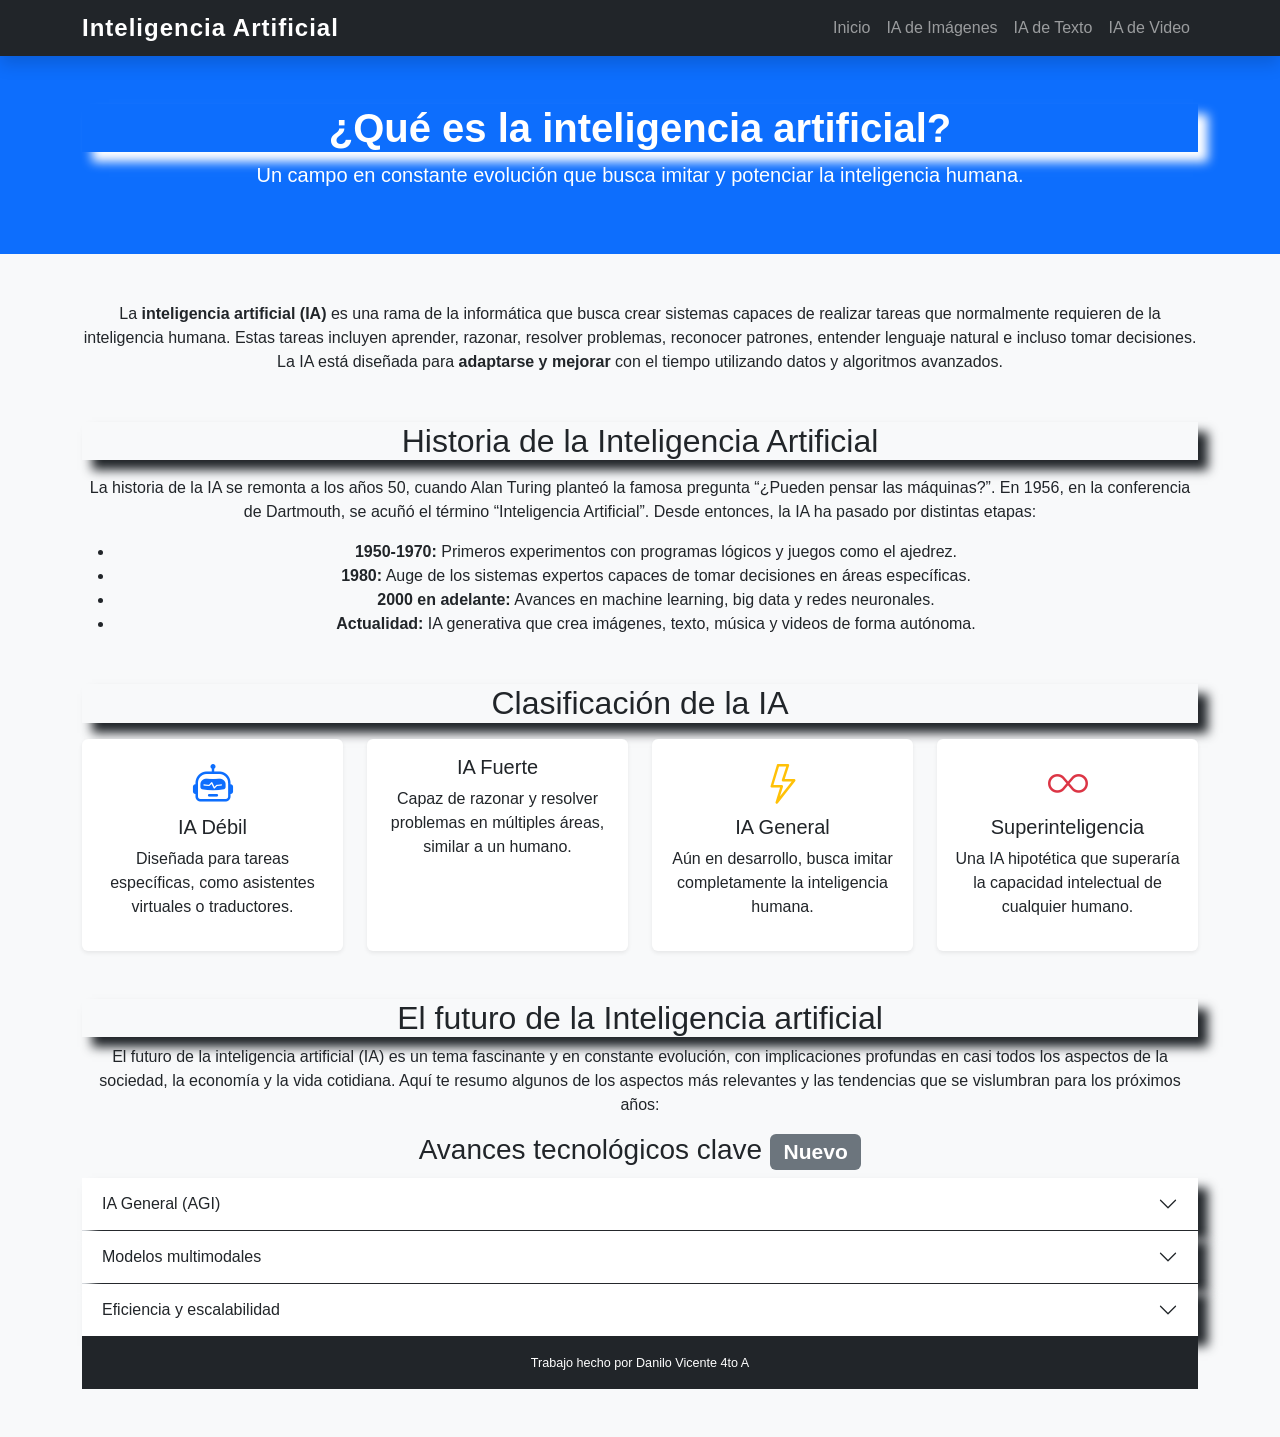
<file: Index.html>
<!DOCTYPE html>
<html lang="es">
<head>
  <meta charset="UTF-8">
  <meta name="viewport" content="width=device-width, initial-scale=1.0">
  <title>Inteligencia Artificial</title>
  <link href="https://cdn.jsdelivr.net/npm/bootstrap@5.3.8/dist/css/bootstrap.min.css" rel="stylesheet">
  <link rel="stylesheet" href="styles.css">
  <script src="https://cdn.jsdelivr.net/npm/bootstrap@5.3.8/dist/js/bootstrap.bundle.min.js"></script>
  <link rel="stylesheet" href="https://cdn.jsdelivr.net/npm/bootstrap-icons@1.11.3/font/bootstrap-icons.css">
</head>
<body class="bg-light" id="body">

  <!-- Navbar -->
  <nav class="navbar navbar-expand-lg navbar-dark bg-dark sticky-top shadow">
    <div class="container">
        <div class="shake">
      <a class="navbar-brand fw-bold" href="#">Inteligencia Artificial</a>
      <button class="navbar-toggler" type="button" data-bs-toggle="collapse" data-bs-target="#navbarNav">
        <span class="navbar-toggler-icon"></span>
    </div>
      </button>
      <div class="collapse navbar-collapse" id="navbarNav">
        
        <ul class="navbar-nav ms-auto">
            
         <div class="girar"> <li class="nav-item"><a class="nav-link" href="#inicio">Inicio</a></li></div>
          <div class="girar"><li class="nav-item"><a class="nav-link" href="imagenes.html">IA de Imágenes</a></li></div>
          <div class="girar"><li class="nav-item"><a class="nav-link" href="codigo.html">IA de Texto</a></li></div>
          <div class="girar"><li class="nav-item"><a class="nav-link" href="video.html">IA de Video</a></li></div>
        </ul>
        </div>
      </div>
    </div>
  </nav>

  <!-- Encabezado -->
  <header id="inicio" class="py-5 bg-primary text-white text-center">
    <div class="container">
      <h1 class="fw-bold">¿Qué es la inteligencia artificial?</h1>
    
      <p class="lead">Un campo en constante evolución que busca imitar y potenciar la inteligencia humana.</p>
    </div>
  </header>

  <!-- Introducción -->
  <main class="container my-5">
    <p>La <strong>inteligencia artificial (IA)</strong> es una rama de la informática que busca crear sistemas capaces de realizar tareas que normalmente requieren de la inteligencia humana. Estas tareas incluyen aprender, razonar, resolver problemas, reconocer patrones, entender lenguaje natural e incluso tomar decisiones. La IA está diseñada para <strong>adaptarse y mejorar</strong> con el tiempo utilizando datos y algoritmos avanzados.</p>
    
    <!-- Historia -->
    <section id="historia" class="my-5">
      <h2 class="text-center mb-3">Historia de la Inteligencia Artificial</h2>
      <p>La historia de la IA se remonta a los años 50, cuando Alan Turing planteó la famosa pregunta “¿Pueden pensar las máquinas?”. En 1956, en la conferencia de Dartmouth, se acuñó el término “Inteligencia Artificial”. Desde entonces, la IA ha pasado por distintas etapas:</p>
      <ul>
        <li><strong>1950-1970:</strong> Primeros experimentos con programas lógicos y juegos como el ajedrez.</li>
        <li><strong>1980:</strong> Auge de los sistemas expertos capaces de tomar decisiones en áreas específicas.</li>
        <li><strong>2000 en adelante:</strong> Avances en machine learning, big data y redes neuronales.</li>
        <li><strong>Actualidad:</strong> IA generativa que crea imágenes, texto, música y videos de forma autónoma.</li>
      </ul>
    </section>

    <!-- Clasificación -->
    <section id="clasificacion" class="my-5">
      <h2 class="text-center mb-3">Clasificación de la IA</h2>
      <div class="row g-4">
        <div class="col-md-6 col-lg-3">
          <div class="card shadow-sm h-100 custom-card">
            <div class="card-body text-center">
              <i class="bi bi-robot fs-1 text-primary"></i>
              <h5>IA Débil</h5>
              <p>Diseñada para tareas específicas, como asistentes virtuales o traductores.</p>
            </div>
          </div>
        </div>
        <div class="col-md-6 col-lg-3">
          <div class="card shadow-sm h-100 custom-card">
            <div class="card-body text-center">
              <i class="bi bi-brain fs-1 text-success"></i>
              <h5>IA Fuerte</h5>
              <p>Capaz de razonar y resolver problemas en múltiples áreas, similar a un humano.</p>
            </div>
          </div>
        </div>
        <div class="col-md-6 col-lg-3">
          <div class="card shadow-sm h-100 custom-card">
            <div class="card-body text-center">
              <i class="bi bi-lightning fs-1 text-warning"></i>
              <h5>IA General</h5>
              <p>Aún en desarrollo, busca imitar completamente la inteligencia humana.</p>
            </div>
          </div>
        </div>
        <div class="col-md-6 col-lg-3">
          <div class="card shadow-sm h-100 custom-card">
            <div class="card-body text-center">
              <i class="bi bi-infinity fs-1 text-danger"></i>
              <h5>Superinteligencia</h5>
              <p>Una IA hipotética que superaría la capacidad intelectual de cualquier humano.</p>
            </div>
          </div>
        </div>
      </div>
    </section>
    <div class="futuro">
        <h2>El futuro de la Inteligencia artificial</h2>
    </div>
        <p>El futuro de la inteligencia artificial (IA) es un tema fascinante y en constante evolución, con implicaciones profundas en casi todos los aspectos de la sociedad, la economía y la vida cotidiana. Aquí te resumo algunos de los aspectos más relevantes y las tendencias que se vislumbran para los próximos años:</p>
    <div class="figurita">


        <h3>Avances tecnológicos clave <span class="badge text-bg-secondary">Nuevo</span></h3>
        <div class="accordion accordion-flush" id="accordionFlushExample">
  <div class="accordion-item">
    <h2 class="accordion-header">
      <button class="accordion-button collapsed" type="button" data-bs-toggle="collapse" data-bs-target="#flush-collapseOne" aria-expanded="false" aria-controls="flush-collapseOne">
        IA General (AGI)
      </button>
    </h2>
    <div id="flush-collapseOne" class="accordion-collapse collapse" data-bs-parent="#accordionFlushExample">
      <div class="accordion-body">Aunque aún no existe una IA que iguale o supere la inteligencia humana en todos los aspectos (llamada AGI), hay avances significativos en modelos más potentes y versátiles. Empresas y laboratorios están investigando cómo lograr sistemas con razonamiento abstracto, aprendizaje continuo y adaptabilidad a contextos desconocidos.</div>
    </div>
  </div>
  <div class="accordion-item">
    <h2 class="accordion-header">
      <button class="accordion-button collapsed" type="button" data-bs-toggle="collapse" data-bs-target="#flush-collapseTwo" aria-expanded="false" aria-controls="flush-collapseTwo">
        Modelos multimodales
      </button>
    </h2>
    <div id="flush-collapseTwo" class="accordion-collapse collapse" data-bs-parent="#accordionFlushExample">
      <div class="accordion-body">La IA ya no solo procesa texto, sino que integra imágenes, audio, video y otros datos en tiempo real. Esto permite aplicaciones más ricas, como asistentes personales avanzados o herramientas creativas.</div>
    </div>
  </div>
  <div class="accordion-item">
    <h2 class="accordion-header">
      <button class="accordion-button collapsed" type="button" data-bs-toggle="collapse" data-bs-target="#flush-collapseThree" aria-expanded="false" aria-controls="flush-collapseThree">
        Eficiencia y escalabilidad
      </button>
    </h2>
    <div id="flush-collapseThree" class="accordion-collapse collapse" data-bs-parent="#accordionFlushExample">
      <div class="accordion-body">Se espera que los modelos sean más eficientes en términos de energía y recursos, lo que democratizará su acceso y reducirá costos.</div>
    </div>
  </div>
</div>

    

    </div>

  <!-- Footer -->
  <footer class="bg-dark text-white text-center py-3">
    <small>Trabajo hecho por Danilo Vicente 4to A</small>
  </footer>


  <script src="script.js"></script>
</body>
</html>
</file>
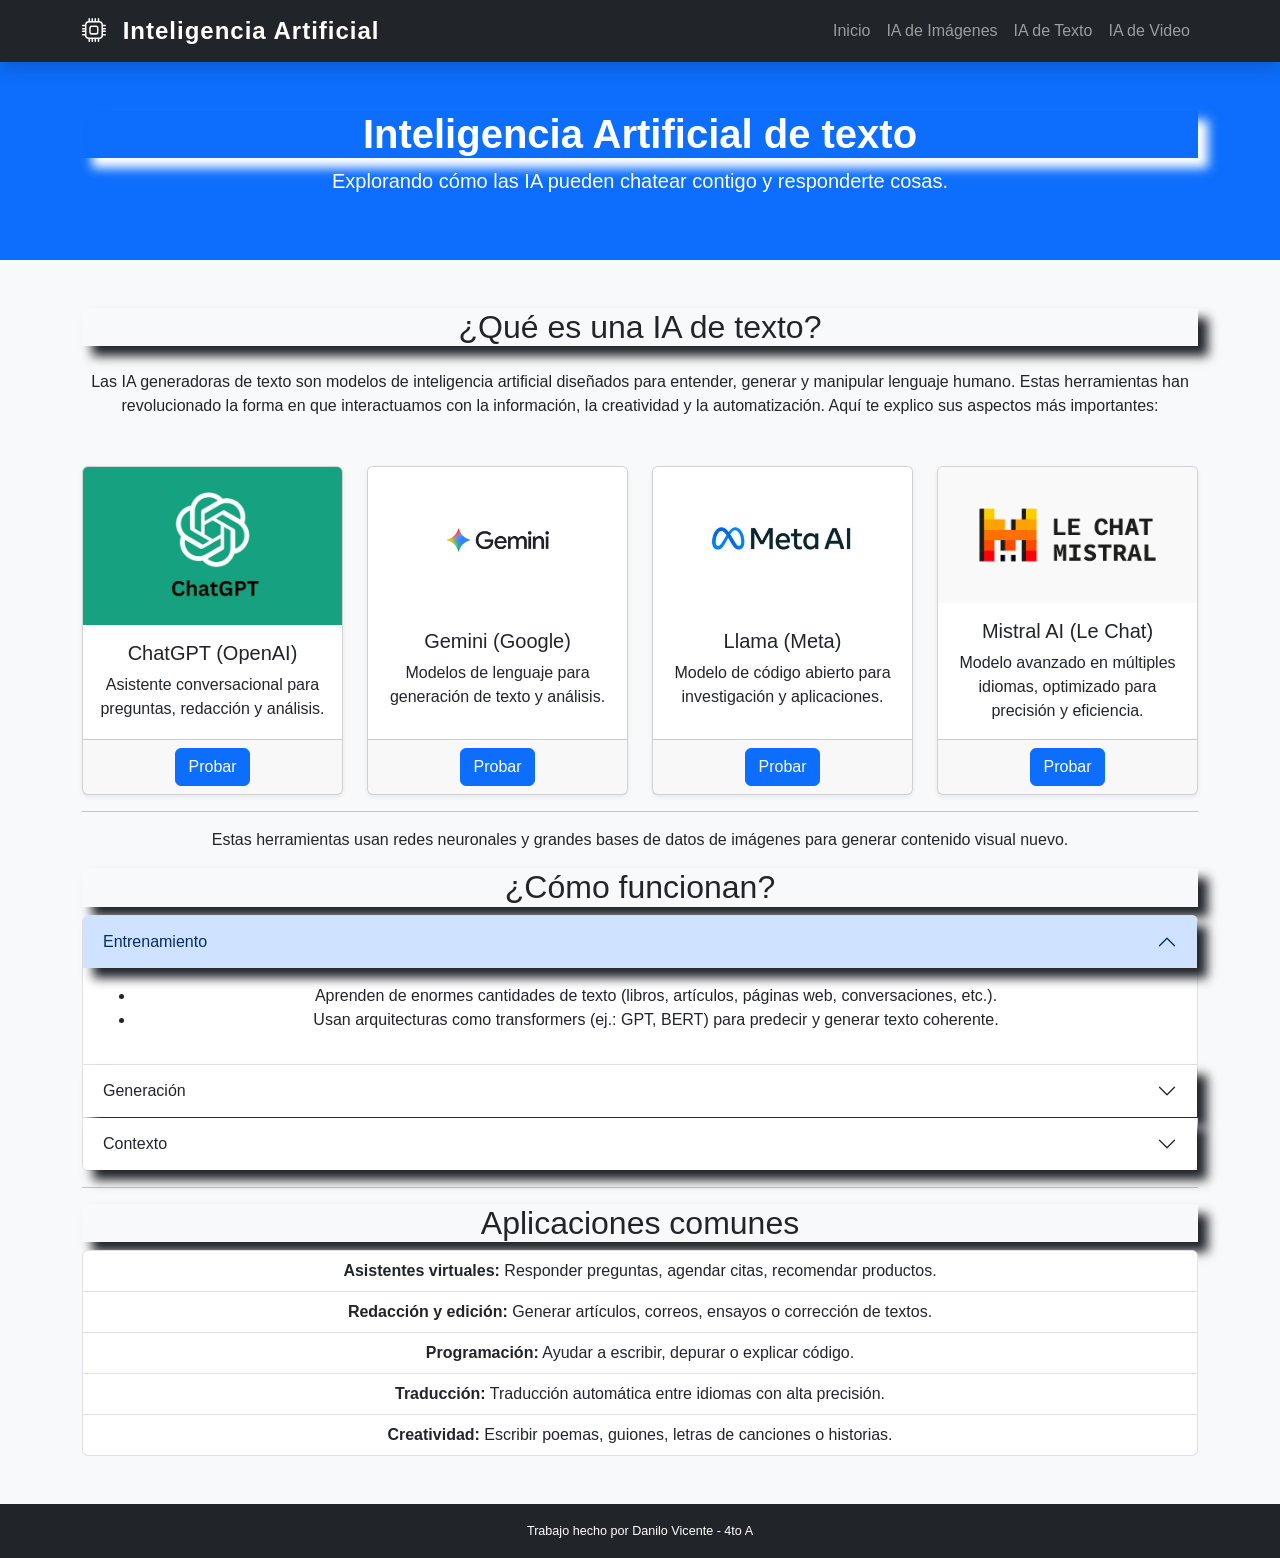
<file: codigo.html>
<!DOCTYPE html>
<html lang="es">
<head>
  <meta charset="UTF-8">
  <meta name="viewport" content="width=device-width, initial-scale=1.0">
  <title>Inteligencia Artificial</title>
  
  <!-- Bootstrap & Icons -->
  <link href="https://cdn.jsdelivr.net/npm/bootstrap@5.3.8/dist/css/bootstrap.min.css" rel="stylesheet">
  <link rel="stylesheet" href="https://cdn.jsdelivr.net/npm/bootstrap-icons@1.11.3/font/bootstrap-icons.css">

  <!-- Estilos propios -->
  <link rel="stylesheet" href="styles.css">

  <!-- JS Bootstrap -->
  <script src="https://cdn.jsdelivr.net/npm/bootstrap@5.3.8/dist/js/bootstrap.bundle.min.js"></script>
</head>
<body class="bg-light">

  <!-- Navbar -->
  <nav class="navbar navbar-expand-lg navbar-dark bg-dark shadow sticky-top">
    <div class="container">
      <a class="navbar-brand fw-bold" href="Index.html">
        <div class="shake"><i class="bi bi-cpu me-2"></i> Inteligencia Artificial</div>
      </a>
      <button class="navbar-toggler" type="button" data-bs-toggle="collapse" data-bs-target="#navbarNav">
        <span class="navbar-toggler-icon"></span>
      </button>
      
      <div class="collapse navbar-collapse" id="navbarNav">
        <ul class="navbar-nav ms-auto text-center">
          <div class="girar"><li class="nav-item"><a class="nav-link" href="Index.html">Inicio</a></li></div>
          
          
          <div class="girar"><li class="nav-item"><a class="nav-link" href="imagenes.html">IA de Imágenes</a></li></div>
          <div class="girar"><li class="nav-item"><a class="nav-link" href="codigo.html">IA de Texto</a></li></div>
          <div class="girar"><li class="nav-item"><a class="nav-link" href="video.html">IA de Video</a></li></div>
        </ul>
      </div>
    </div>
  </nav>

  <!-- Encabezado -->
  <header class="py-5 bg-primary text-white text-center">
    <div class="container">
      <h1 class="fw-bold">Inteligencia Artificial de texto</h1>
      <p class="lead">Explorando cómo las IA pueden chatear contigo y responderte cosas.</p>
    </div>
  </header>

  <!-- Contenido principal -->
  <main class="container my-5">
    <h2 class="mb-4">¿Qué es una IA de texto?</h2>
    <p>
      Las IA generadoras de texto son modelos de inteligencia artificial diseñados para entender, generar y manipular lenguaje humano. Estas herramientas han revolucionado la forma en que interactuamos con la información, la creatividad y la automatización. Aquí te explico sus aspectos más importantes:
    </p>

    <!-- Cards -->
    <div class="row g-4 mt-4">
      
      <div class="col-md-6 col-lg-3">
        <div class="card h-100 shadow-sm">
          <img src="chatgpt.jpg" class="card-img-top" alt="DALL·E">
          <div class="card-body">
            <h5 class="card-title">ChatGPT (OpenAI)</h5>
            <p class="card-text">Asistente conversacional para preguntas, redacción y análisis.</p>
          </div>
          <div class="card-footer text-center">
            <div class="flicker"><a href="https://openai.com/es-419/index/dall-e-3/" class="btn btn-primary">Probar</a></div>
          </div>
        </div>
      </div>

      
      <div class="col-md-6 col-lg-3">
        <div class="card h-100 shadow-sm">
          <img src="gemini_aurora_thumbnail_4g_e74822ff0ca4259beb718.png" class="card-img-top" alt="MidJourney">
          <div class="card-body">
            <h5 class="card-title">Gemini (Google)</h5>
            <p class="card-text">Modelos de lenguaje para generación de texto y análisis.</p>
          </div>
          <div class="card-footer text-center">
            <div class="flicker"><a href="https://www.midjourney.com/home" class="btn btn-primary">Probar</a></div>
          </div>
        </div>
      </div>

      
      <div class="col-md-6 col-lg-3">
        <div class="card h-100 shadow-sm">
          <img src="metaai.jpg-1024x576.webp" class="card-img-top" alt="Stable Diffusion">
          <div class="card-body">
            <h5 class="card-title">Llama (Meta)</h5>
            <p class="card-text">Modelo de código abierto para investigación y aplicaciones.</p>
          </div>
          <div class="card-footer text-center">
            <div class="flicker"><a href="https://stablediffusionweb.com/es" class="btn btn-primary">Probar</a></div>
          </div>
        </div>
      </div>

      
      <div class="col-md-6 col-lg-3">
        <div class="card h-100 shadow-sm">
          <img src="comment-utiliser-le-chat-de-mistral-ai.png" class="card-img-top" alt="Leonardo.AI">
          <div class="card-body">
            <h5 class="card-title">Mistral AI (Le Chat)</h5>
            <p class="card-text">Modelo avanzado en múltiples idiomas, optimizado para precisión y eficiencia.</p>
          </div>
          <div class="card-footer text-center">
            
            
            
            <div class="flicker"><a href="https://leonardo.ai/" class="btn btn-primary">Probar</a></div>
          </div>
        </div>
      </div>
    </div>
    <hr>
    <p>Estas herramientas usan redes neuronales y grandes bases de datos de imágenes para generar contenido visual nuevo.</p>
    <h2>¿Cómo funcionan?</h2>
    <div class="accordion" id="accordionExample">
  <div class="accordion-item">
    <h2 class="accordion-header">
      <button class="accordion-button" type="button" data-bs-toggle="collapse" data-bs-target="#collapseOne" aria-expanded="true" aria-controls="collapseOne">
        Entrenamiento
      </button>
    </h2>
    <div id="collapseOne" class="accordion-collapse collapse show" data-bs-parent="#accordionExample">
      <div class="accordion-body">
        <ul>
            <li>Aprenden de enormes cantidades de texto (libros, artículos, páginas web, conversaciones, etc.).</li>
            <li>Usan arquitecturas como transformers (ej.: GPT, BERT) para predecir y generar texto coherente.</li>
        </ul>
      </div>
    </div>
  </div>
  <div class="accordion-item">
    <h2 class="accordion-header">
      <button class="accordion-button collapsed" type="button" data-bs-toggle="collapse" data-bs-target="#collapseTwo" aria-expanded="false" aria-controls="collapseTwo">
        Generación
      </button>
    </h2>
    <div id="collapseTwo" class="accordion-collapse collapse" data-bs-parent="#accordionExample">
      <div class="accordion-body">
       <ul>
        <li>Toman un prompt (instrucción o pregunta) y generan respuestas, historias, códigos, resúmenes, traducciones, etc.</li>
        <li>Pueden imitar estilos, tonos y hasta personalidades específicas.</li>
       </ul>
      </div>
    </div>
  </div>
  <div class="accordion-item">
    <h2 class="accordion-header">
      <button class="accordion-button collapsed" type="button" data-bs-toggle="collapse" data-bs-target="#collapseThree" aria-expanded="false" aria-controls="collapseThree">
        Contexto
      </button>
    </h2>
    <div id="collapseThree" class="accordion-collapse collapse" data-bs-parent="#accordionExample">
      <div class="accordion-body">
        Algunos modelos, como yo, mantienen una conversación coherente usando el historial del chat.
      </div>
    </div>
  </div>
</div>
<hr>
<h2>Aplicaciones comunes</h2>

<ul class="list-group">
  <li class="list-group-item"><strong>Asistentes virtuales:</strong> Responder preguntas, agendar citas, recomendar productos.</li>
  <li class="list-group-item"><strong>Redacción y edición:</strong> Generar artículos, correos, ensayos o corrección de textos.</li>
  <li class="list-group-item"><strong>Programación:</strong> Ayudar a escribir, depurar o explicar código.</li>
  <li class="list-group-item"><strong>Traducción:</strong> Traducción automática entre idiomas con alta precisión.</li>
  <li class="list-group-item"><strong>Creatividad:</strong> Escribir poemas, guiones, letras de canciones o historias.</li>
</ul>
  </main>
  
</div>
</div>
</div>
</div>

  <!-- Footer -->
  <footer class="bg-dark text-white text-center py-3 mt-5">
    <small>Trabajo hecho por Danilo Vicente - 4to A</small>
  </footer>

  <!-- Script propio -->
  <script src="script.js"></script>
</body>
</html>
</file>
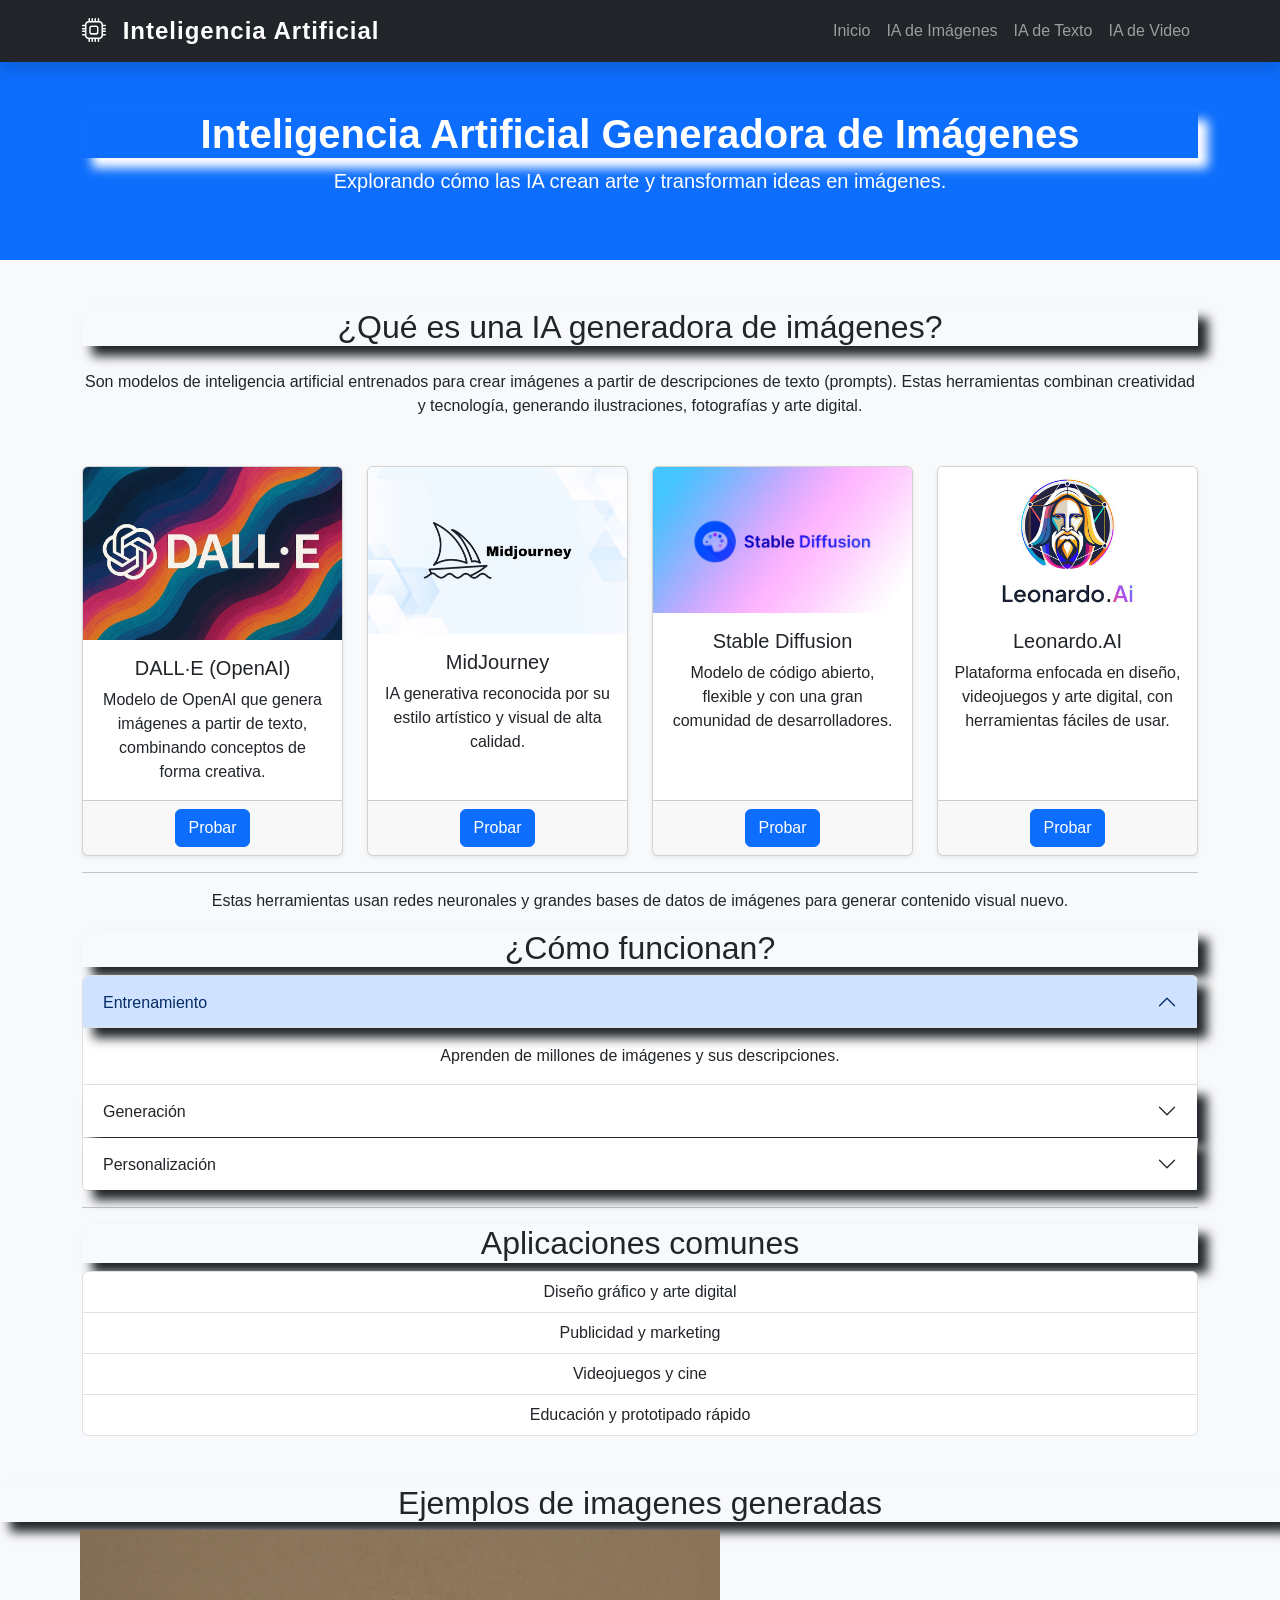
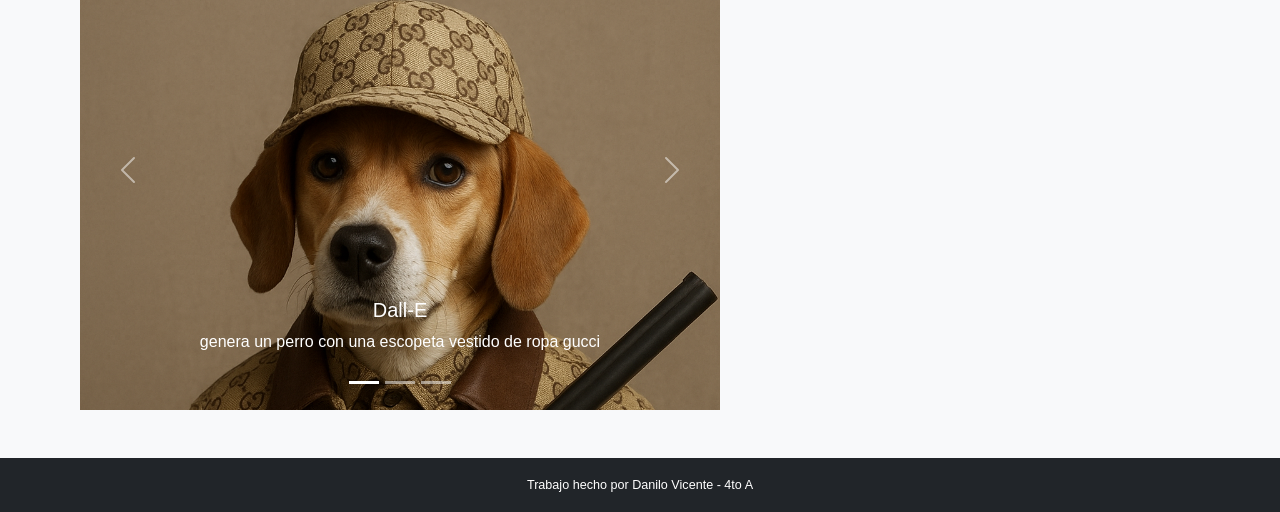
<file: imagenes.html>
<!DOCTYPE html>
<html lang="es">
<head>
  <meta charset="UTF-8">
  <meta name="viewport" content="width=device-width, initial-scale=1.0">
  <title>Inteligencia Artificial</title>
  
  <!-- Bootstrap & Icons -->
  <link href="https://cdn.jsdelivr.net/npm/bootstrap@5.3.8/dist/css/bootstrap.min.css" rel="stylesheet">
  <link rel="stylesheet" href="https://cdn.jsdelivr.net/npm/bootstrap-icons@1.11.3/font/bootstrap-icons.css">

  <!-- Estilos propios -->
  <link rel="stylesheet" href="styles.css">

  <!-- JS Bootstrap -->
  <script src="https://cdn.jsdelivr.net/npm/bootstrap@5.3.8/dist/js/bootstrap.bundle.min.js"></script>
</head>
<body class="bg-light">

  <!-- Navbar -->
  <nav class="navbar navbar-expand-lg navbar-dark bg-dark shadow sticky-top">
    <div class="container">
      <a class="navbar-brand fw-bold" href="Index.html">
        <div class="shake"><i class="bi bi-cpu me-2"></i> Inteligencia Artificial</div>
      </a>
      <button class="navbar-toggler" type="button" data-bs-toggle="collapse" data-bs-target="#navbarNav">
        <span class="navbar-toggler-icon"></span>
      </button>
      
      <div class="collapse navbar-collapse" id="navbarNav">
        <ul class="navbar-nav ms-auto text-center">
          <div class="girar"><li class="nav-item"><a class="nav-link" href="Index.html">Inicio</a></li></div>
          
          
          <div class="girar"><li class="nav-item"><a class="nav-link" href="imagenes.html">IA de Imágenes</a></li></div>
          <div class="girar"><li class="nav-item"><a class="nav-link" href="codigo.html">IA de Texto</a></li></div>
          <div class="girar"><li class="nav-item"><a class="nav-link" href="video.html">IA de Video</a></li></div>
        </ul>
      </div>
    </div>
  </nav>

  <!-- Encabezado -->
  <header class="py-5 bg-primary text-white text-center">
    <div class="container">
      <h1 class="fw-bold">Inteligencia Artificial Generadora de Imágenes</h1>
      <p class="lead">Explorando cómo las IA crean arte y transforman ideas en imágenes.</p>
    </div>
  </header>

  <!-- Contenido principal -->
  <main class="container my-5">
    <h2 class="mb-4">¿Qué es una IA generadora de imágenes?</h2>
    <p>
      Son modelos de inteligencia artificial entrenados para crear imágenes a partir de descripciones de texto (prompts).
      Estas herramientas combinan creatividad y tecnología, generando ilustraciones, fotografías y arte digital.
    </p>

    <!-- Cards -->
    <div class="row g-4 mt-4">
      <!-- DALL-E -->
      <div class="col-md-6 col-lg-3">
        <div class="card h-100 shadow-sm">
          <img src="DALL-E-978x652.jpg" class="card-img-top" alt="DALL·E">
          <div class="card-body">
            <h5 class="card-title">DALL·E (OpenAI)</h5>
            <p class="card-text">Modelo de OpenAI que genera imágenes a partir de texto, combinando conceptos de forma creativa.</p>
          </div>
          <div class="card-footer text-center">
            <div class="flicker"><a href="https://openai.com/es-419/index/dall-e-3/" class="btn btn-primary">Probar</a></div>
          </div>
        </div>
      </div>

      <!-- MidJourney -->
      <div class="col-md-6 col-lg-3">
        <div class="card h-100 shadow-sm">
          <img src="ew_20240925-midjourney-review.avif" class="card-img-top" alt="MidJourney">
          <div class="card-body">
            <h5 class="card-title">MidJourney</h5>
            <p class="card-text">IA generativa reconocida por su estilo artístico y visual de alta calidad.</p>
          </div>
          <div class="card-footer text-center">
            <div class="flicker"><a href="https://www.midjourney.com/home" class="btn btn-primary">Probar</a></div>
          </div>
        </div>
      </div>

      <!-- Stable Diffusion -->
      <div class="col-md-6 col-lg-3">
        <div class="card h-100 shadow-sm">
          <img src="1_Rbq9cDCJpGq7HKeNAeIitg.jpg" class="card-img-top" alt="Stable Diffusion">
          <div class="card-body">
            <h5 class="card-title">Stable Diffusion</h5>
            <p class="card-text">Modelo de código abierto, flexible y con una gran comunidad de desarrolladores.</p>
          </div>
          <div class="card-footer text-center">
            <div class="flicker"><a href="https://stablediffusionweb.com/es" class="btn btn-primary">Probar</a></div>
          </div>
        </div>
      </div>

      <!-- Leonardo.AI -->
      <div class="col-md-6 col-lg-3">
        <div class="card h-100 shadow-sm">
          <img src="Leonardo-AI-logo.jpg" class="card-img-top" alt="Leonardo.AI">
          <div class="card-body">
            <h5 class="card-title">Leonardo.AI</h5>
            <p class="card-text">Plataforma enfocada en diseño, videojuegos y arte digital, con herramientas fáciles de usar.</p>
          </div>
          <div class="card-footer text-center">
            
            
            
            <div class="flicker"><a href="https://leonardo.ai/" class="btn btn-primary">Probar</a></div>
          </div>
        </div>
      </div>
    </div>
    <hr>
    <p>Estas herramientas usan redes neuronales y grandes bases de datos de imágenes para generar contenido visual nuevo.</p>
    <h2>¿Cómo funcionan?</h2>
    <div class="accordion" id="accordionExample">
  <div class="accordion-item">
    <h2 class="accordion-header">
      <button class="accordion-button" type="button" data-bs-toggle="collapse" data-bs-target="#collapseOne" aria-expanded="true" aria-controls="collapseOne">
        Entrenamiento
      </button>
    </h2>
    <div id="collapseOne" class="accordion-collapse collapse show" data-bs-parent="#accordionExample">
      <div class="accordion-body">
        Aprenden de millones de imágenes y sus descripciones.
      </div>
    </div>
  </div>
  <div class="accordion-item">
    <h2 class="accordion-header">
      <button class="accordion-button collapsed" type="button" data-bs-toggle="collapse" data-bs-target="#collapseTwo" aria-expanded="false" aria-controls="collapseTwo">
        Generación
      </button>
    </h2>
    <div id="collapseTwo" class="accordion-collapse collapse" data-bs-parent="#accordionExample">
      <div class="accordion-body">
        Toman un texto (ej.: "un gato astronauta en Marte") y crean una imagen que coincide con la descripción.
      </div>
    </div>
  </div>
  <div class="accordion-item">
    <h2 class="accordion-header">
      <button class="accordion-button collapsed" type="button" data-bs-toggle="collapse" data-bs-target="#collapseThree" aria-expanded="false" aria-controls="collapseThree">
        Personalización
      </button>
    </h2>
    <div id="collapseThree" class="accordion-collapse collapse" data-bs-parent="#accordionExample">
      <div class="accordion-body">
        Permiten ajustar estilos, colores y detalles.
      </div>
    </div>
  </div>
</div>
<hr>
<h2>Aplicaciones comunes</h2>

<ul class="list-group">
  <li class="list-group-item">Diseño gráfico y arte digital</li>
  <li class="list-group-item">Publicidad y marketing</li>
  <li class="list-group-item">Videojuegos y cine</li>
  <li class="list-group-item">Educación y prototipado rápido</li>
</ul>
  </main>
  <h2>Ejemplos de imagenes generadas</h2>
  <div class="vida d-flex justify-content-center">
  <div id="carouselExampleCaptions" class="carousel slide w-75"> 
  
  


  <div class="vida">
  <div id="carouselExampleCaptions" class="carousel slide">
  <div class="carousel-indicators">
    <button type="button" data-bs-target="#carouselExampleCaptions" data-bs-slide-to="0" class="active" aria-current="true" aria-label="Slide 1"></button>
    <button type="button" data-bs-target="#carouselExampleCaptions" data-bs-slide-to="1" aria-label="Slide 2"></button>
    <button type="button" data-bs-target="#carouselExampleCaptions" data-bs-slide-to="2" aria-label="Slide 3"></button>
  </div>
  <div class="carousel-inner">
    <div class="carousel-item active">
      <img src="ChatGPT Image 22 sept 2025, 20_15_23.png" class="d-block w-100" alt="...">
      <div class="carousel-caption d-none d-md-block">
        <h5>Dall-E</h5>
        <p>genera un perro con una escopeta vestido de ropa gucci</p>
      </div>
    </div>
    <div class="carousel-item">
      <img src="keik3_child_dropping_a_toy_on_the_floor_parent_smiling_softly_29c12822-fe33-4e59-b08d-d8bd0d267b5f_2.png" class="d-block w-100" alt="...">
      <div class="carousel-caption d-none d-md-block">
        <h5>MidJourney</h5>
        <p>Niño dejando caer un juguete al suelo, padre sonriendo suavemente en apoyo, tonos suaves de acuarela pastel, espacio para texto japonés</p>
      </div>
    </div>
    <div class="carousel-item">
      <img src="0cc2402f-baf7-4a72-aca2-ae20ef14cd5f.jpg" class="d-block w-100" alt="...">
      <div class="carousel-caption d-none d-md-block">
        <h5>Stable Diffusion</h5>
        <p>goku con bulma en dragon ball</p>
      </div>
    </div>
  </div>
  <button class="carousel-control-prev" type="button" data-bs-target="#carouselExampleCaptions" data-bs-slide="prev">
    <span class="carousel-control-prev-icon" aria-hidden="true"></span>
    <span class="visually-hidden">Previous</span>
  </button>
  <button class="carousel-control-next" type="button" data-bs-target="#carouselExampleCaptions" data-bs-slide="next">
    <span class="carousel-control-next-icon" aria-hidden="true"></span>
    <span class="visually-hidden">Next</span>
  </button>
</div>
</div>
</div>
</div>

  <!-- Footer -->
  <footer class="bg-dark text-white text-center py-3 mt-5">
    <small>Trabajo hecho por Danilo Vicente - 4to A</small>
  </footer>

  <!-- Script propio -->
  <script src="script.js"></script>
</body>
</html>
</file>
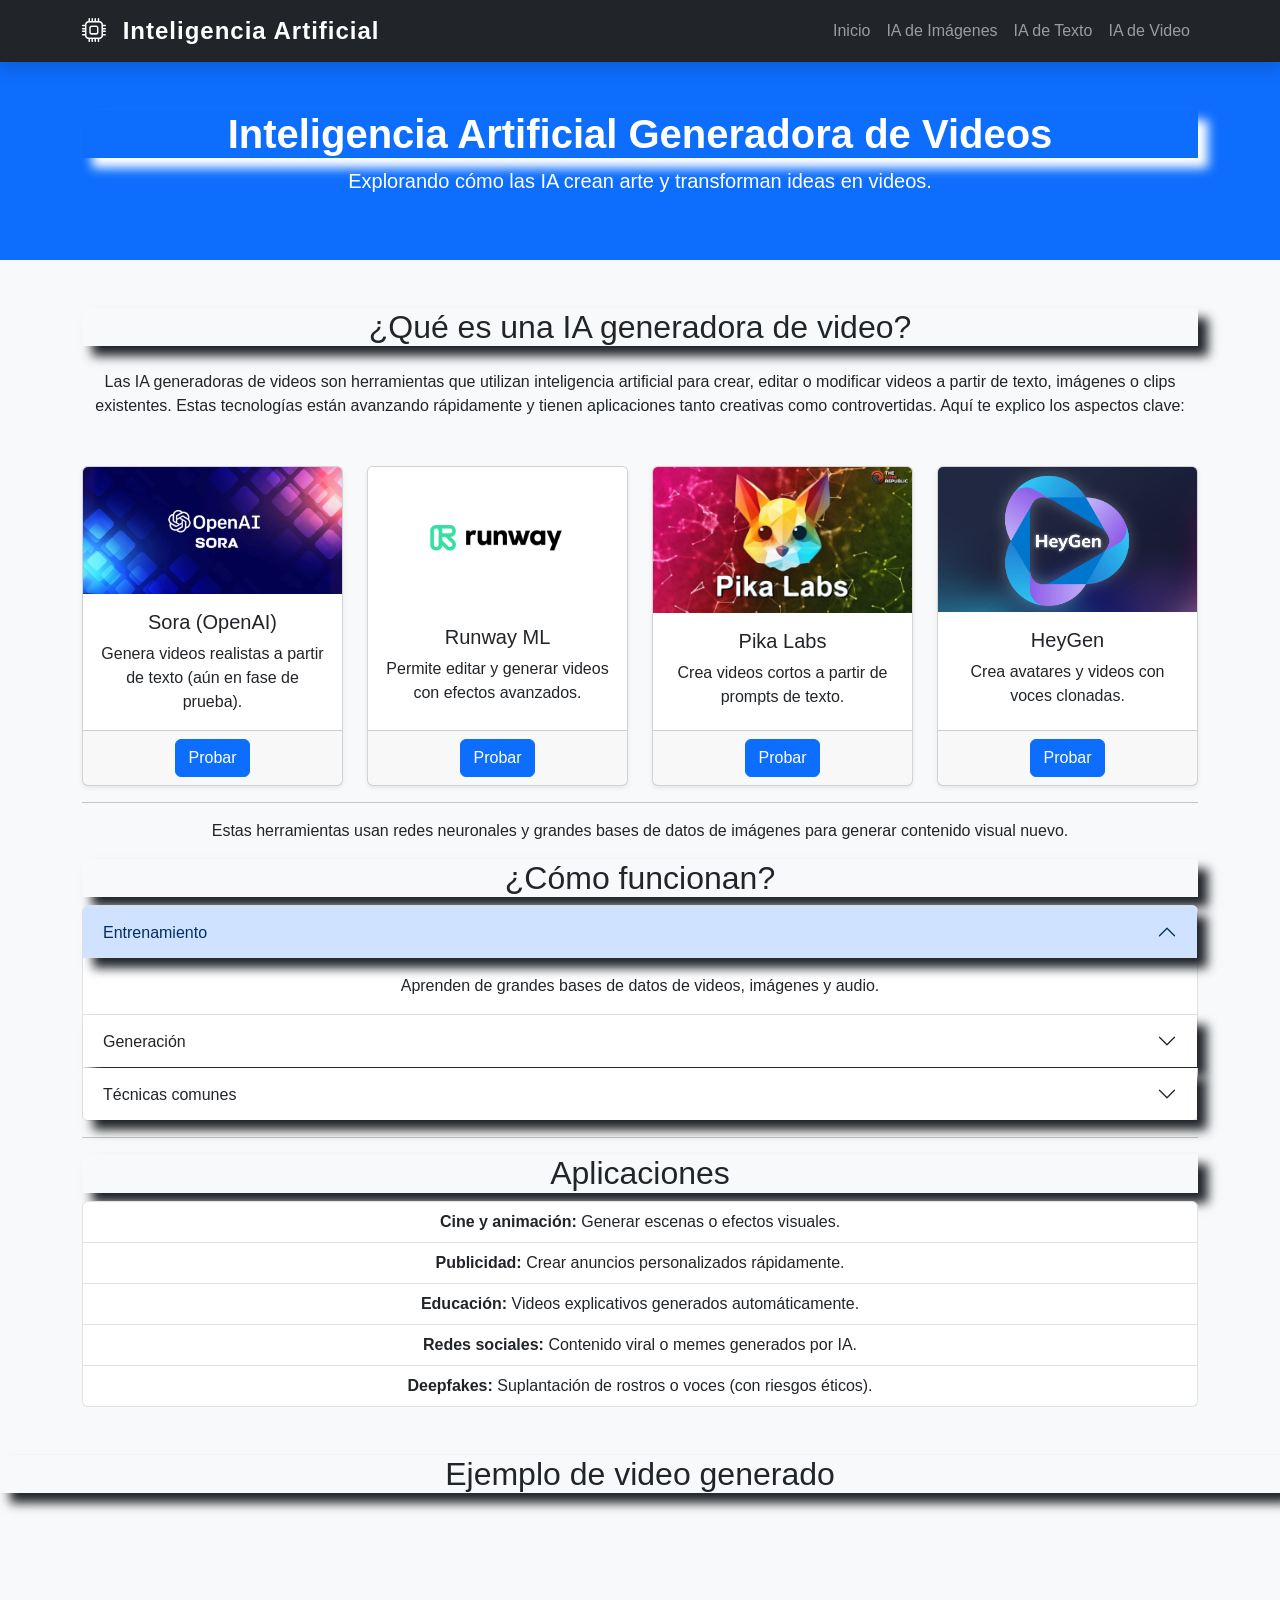
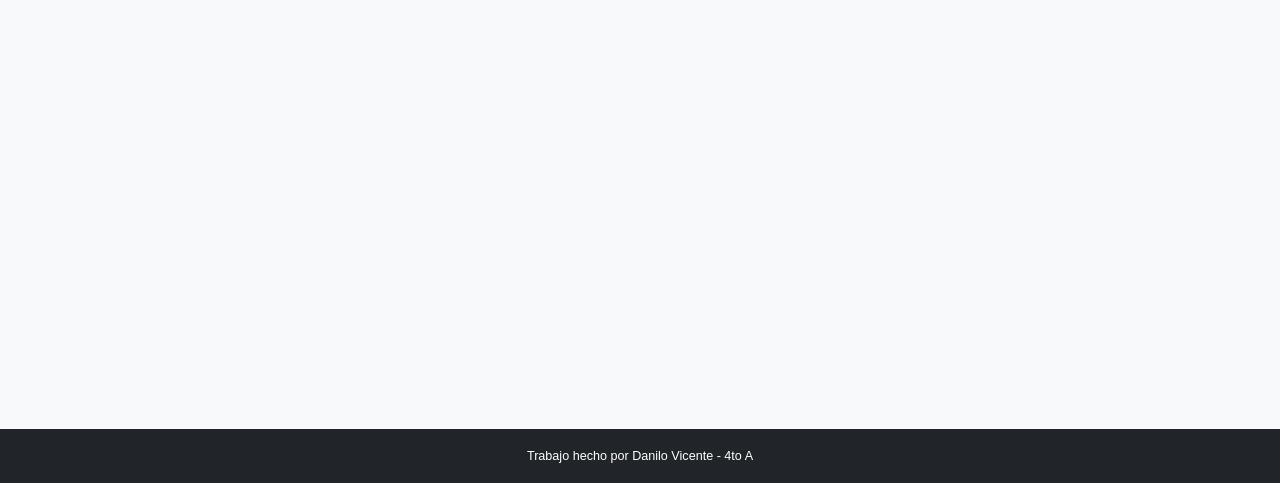
<file: video.html>
<!DOCTYPE html>
<html lang="es">
<head>
  <meta charset="UTF-8">
  <meta name="viewport" content="width=device-width, initial-scale=1.0">
  <title>Inteligencia Artificial</title>
  
  <!-- Bootstrap & Icons -->
  <link href="https://cdn.jsdelivr.net/npm/bootstrap@5.3.8/dist/css/bootstrap.min.css" rel="stylesheet">
  <link rel="stylesheet" href="https://cdn.jsdelivr.net/npm/bootstrap-icons@1.11.3/font/bootstrap-icons.css">

  <!-- Estilos propios -->
  <link rel="stylesheet" href="styles.css">

  <!-- JS Bootstrap -->
  <script src="https://cdn.jsdelivr.net/npm/bootstrap@5.3.8/dist/js/bootstrap.bundle.min.js"></script>
</head>
<body class="bg-light">

  <!-- Navbar -->
  <nav class="navbar navbar-expand-lg navbar-dark bg-dark shadow sticky-top">
    <div class="container">
      <a class="navbar-brand fw-bold" href="Index.html">
        <div class="shake"><i class="bi bi-cpu me-2"></i> Inteligencia Artificial</div>
      </a>
      <button class="navbar-toggler" type="button" data-bs-toggle="collapse" data-bs-target="#navbarNav">
        <span class="navbar-toggler-icon"></span>
      </button>
      
      <div class="collapse navbar-collapse" id="navbarNav">
        <ul class="navbar-nav ms-auto text-center">
          <div class="girar"><li class="nav-item"><a class="nav-link" href="Index.html">Inicio</a></li></div>
          
          
          <div class="girar"><li class="nav-item"><a class="nav-link" href="imagenes.html">IA de Imágenes</a></li></div>
          <div class="girar"><li class="nav-item"><a class="nav-link" href="codigo.html">IA de Texto</a></li></div>
          <div class="girar"><li class="nav-item"><a class="nav-link" href="video.html">IA de Video</a></li></div>
        </ul>
      </div>
    </div>
  </nav>

  <!-- Encabezado -->
  <header class="py-5 bg-primary text-white text-center">
    <div class="container">
      <h1 class="fw-bold">Inteligencia Artificial Generadora de Videos</h1>
      <p class="lead">Explorando cómo las IA crean arte y transforman ideas en videos.</p>
    </div>
  </header>

  <!-- Contenido principal -->
  <main class="container my-5">
    <h2 class="mb-4">¿Qué es una IA generadora de video?</h2>
    <p>
      Las IA generadoras de videos son herramientas que utilizan inteligencia artificial para crear, editar o modificar videos a partir de texto, imágenes o clips existentes. Estas tecnologías están avanzando rápidamente y tienen aplicaciones tanto creativas como controvertidas. Aquí te explico los aspectos clave:
    </p>

    <!-- Cards -->
    <div class="row g-4 mt-4">
      
      <div class="col-md-6 col-lg-3">
        <div class="card h-100 shadow-sm">
          <img src="OpenAI-sora.webp" class="card-img-top" alt="DALL·E">
          <div class="card-body">
            <h5 class="card-title">Sora (OpenAI)</h5>
            <p class="card-text">Genera videos realistas a partir de texto (aún en fase de prueba).</p>
          </div>
          <div class="card-footer text-center">
            <div class="flicker"><a href="https://openai.com/es-419/index/dall-e-3/" class="btn btn-primary">Probar</a></div>
          </div>
        </div>
      </div>

      
      <div class="col-md-6 col-lg-3">
        <div class="card h-100 shadow-sm">
          <img src="runwayml.png" class="card-img-top" alt="MidJourney">
          <div class="card-body">
            <h5 class="card-title">Runway ML</h5>
            <p class="card-text">Permite editar y generar videos con efectos avanzados.</p>
          </div>
          <div class="card-footer text-center">
            <div class="flicker"><a href="https://www.midjourney.com/home" class="btn btn-primary">Probar</a></div>
          </div>
        </div>
      </div>

      
      <div class="col-md-6 col-lg-3">
        <div class="card h-100 shadow-sm">
          <img src="ed9e008921d04ea69e3e006db1205aad.jpg" class="card-img-top" alt="Stable Diffusion">
          <div class="card-body">
            <h5 class="card-title">Pika Labs</h5>
            <p class="card-text">Crea videos cortos a partir de prompts de texto.</p>
          </div>
          <div class="card-footer text-center">
            <div class="flicker"><a href="https://stablediffusionweb.com/es" class="btn btn-primary">Probar</a></div>
          </div>
        </div>
      </div>

      
      <div class="col-md-6 col-lg-3">
        <div class="card h-100 shadow-sm">
          <img src="heygen-optimized.webp" class="card-img-top" alt="Leonardo.AI">
          <div class="card-body">
            <h5 class="card-title">HeyGen</h5>
            <p class="card-text">Crea avatares y videos con voces clonadas.</p>
          </div>
          <div class="card-footer text-center">
            
            
            
            <div class="flicker"><a href="https://leonardo.ai/" class="btn btn-primary">Probar</a></div>
          </div>
        </div>
      </div>
    </div>
    <hr>
    <p>Estas herramientas usan redes neuronales y grandes bases de datos de imágenes para generar contenido visual nuevo.</p>
    <h2>¿Cómo funcionan?</h2>
    <div class="accordion" id="accordionExample">
  <div class="accordion-item">
    <h2 class="accordion-header">
      <button class="accordion-button" type="button" data-bs-toggle="collapse" data-bs-target="#collapseOne" aria-expanded="true" aria-controls="collapseOne">
        Entrenamiento
      </button>
    </h2>
    <div id="collapseOne" class="accordion-collapse collapse show" data-bs-parent="#accordionExample">
      <div class="accordion-body">
        Aprenden de grandes bases de datos de videos, imágenes y audio.
      </div>
    </div>
  </div>
  <div class="accordion-item">
    <h2 class="accordion-header">
      <button class="accordion-button collapsed" type="button" data-bs-toggle="collapse" data-bs-target="#collapseTwo" aria-expanded="false" aria-controls="collapseTwo">
        Generación
      </button>
    </h2>
    <div id="collapseTwo" class="accordion-collapse collapse" data-bs-parent="#accordionExample">
      <div class="accordion-body">
        Pueden crear videos desde cero usando descripciones de texto (prompts) o transformar videos existentes (ej.: cambiar estilos, añadir elementos).
      </div>
    </div>
  </div>
  <div class="accordion-item">
    <h2 class="accordion-header">
      <button class="accordion-button collapsed" type="button" data-bs-toggle="collapse" data-bs-target="#collapseThree" aria-expanded="false" aria-controls="collapseThree">
        Técnicas comunes
      </button>
    </h2>
    <div id="collapseThree" class="accordion-collapse collapse" data-bs-parent="#accordionExample">
      <div class="accordion-body">
        <ul>
            <li><strong>Difusión (Diffusion Models):</strong> Similar a las IA de imágenes, pero aplicado a secuencias de video.</li>
            <li><strong>Redes Generativas Adversarias (GANs):</strong> Dos modelos compiten para mejorar la calidad del video generado.</li>
            <li><strong>Modelos de lenguaje + imágenes:</strong> Combinan IA de texto e imágenes para generar secuencias coherentes.</li>
        </ul>
      </div>
    </div>
  </div>
</div>
<hr>
<h2>Aplicaciones</h2>

<ul class="list-group">
  <li class="list-group-item"><strong>Cine y animación:</strong> Generar escenas o efectos visuales.</li>
  <li class="list-group-item"><strong>Publicidad:</strong> Crear anuncios personalizados rápidamente.</li>
  <li class="list-group-item"><strong>Educación:</strong> Videos explicativos generados automáticamente.</li>
  <li class="list-group-item"><strong>Redes sociales:</strong> Contenido viral o memes generados por IA.</li>
  <li class="list-group-item"><strong>Deepfakes:</strong> Suplantación de rostros o voces (con riesgos éticos).</li>
</ul>
  </main>
  <h2>Ejemplo de video generado</h2>
  <div class="vida d-flex justify-content-center">
  <div id="carouselExampleCaptions" class="carousel slide w-75"> 
  
  

<div class="video">
<iframe src="https://www.youtube.com/embed/2cIGNjt-ZjY" width="640" height="480" frameborder="0" allowfullscreen></iframe>
</div>
</div>
</div>
</div>
</div>

  <!-- Footer -->
  <footer class="bg-dark text-white text-center py-3 mt-5">
    <small>Trabajo hecho por Danilo Vicente - 4to A</small>
  </footer>

  <!-- Script propio -->
  <script src="script.js"></script>
</body>
</html>
</file>
<file: styles.css>
/* Estilos generales */
body {
  font-family: 'Segoe UI', Tahoma, Geneva, Verdana, sans-serif;
  transition: background 0.3s, color 0.3s;
}

/* Navbar */
.navbar-brand {
  font-size: 1.5rem;
  letter-spacing: 1px;
}

/* Cards personalizadas */
.custom-card {
  border: none;
  transition: transform 0.3s ease, box-shadow 0.3s ease;
}
.custom-card:hover {
  transform: translateY(-8px);
  box-shadow: 0 8px 20px rgba(0,0,0,0.2);
}

/* Footer */
footer {
  font-size: 0.9rem;
}

/* Tema oscuro */
body.dark-mode {
  background-color: #121212;
  color: #f1f1f1;
}

body.dark-mode .card {
  background-color: #1e1e1e;
  color: #ddd;
}

body.dark-mode .list-group-item {
  background-color: #1e1e1e;
  color: #ddd;
  border-color: #333;
}

body.dark-mode footer {
  background-color: #000;
}

.container{animation:scale-up-center 0.4s; } @keyframes scale-up-center{ 0%{transform:scale(.5)} 100%{transform:scale(1)} }


.container{
    
    text-size-adjust: 40px;
   
    box-shadow: #333;
    text-align: center;
}
h1, h2{
    box-shadow: 10px 10px 10px
    
}

              

              
.shake{
        animation-name: shake;
        -webkit-animation-name: shake;
        -moz-animation-name: shake;
    animation-duration: 1s;
        -webkit-animation-duration: 1s;
        -moz-animation-duration: 1s;
    animation-iteration-count: infinite;
        -webkit-animation-iteration-count: infinite;
        -moz-animation-iteration-count: infinite;
        }
        
    @keyframes shake {
        0%  {transform: translate(1px, 1px) rotate(0deg);}
        10% {transform: translate(-1px, -2px) rotate(-1deg);}
        20% {transform: translate(-3px, 0px) rotate(1deg);}
        30% {transform: translate(3px, 2px) rotate(0deg);}
        40% {transform: translate(1px, -1px) rotate(1deg);}
        50% {transform: translate(-1px, 2px) rotate(-1deg);}
        60% {transform: translate(-3px, 1px) rotate(0deg);}
        70% {transform: translate(3px, 1px) rotate(-1deg);}
        80% {transform: translate(-1px, -1px) rotate(1deg);}
        90% {transform: translate(1px, 2px) rotate(0deg);}
        100% {transform: translate(1px, -2px) rotate(-1deg);}
    }
              
    
              
.futuro{
    transition: .5s, color .10s;
        -webkit-transition: .5s, color .10s;
        -moz-transition: .5s, color .10s;
        text-align: center;
}
.futuro:hover{
    transform: scale3d(1.5, 1.5, 0.3);
        -webkit-transform: scale3d(1.5, 1.5, 0.3);
        -moz-transform: scale3d(1.5, 1.5, 0.3);
}
h2{
    transition: .5s, color .10s;
        -webkit-transition: .5s, color .10s;
        -moz-transition: .5s, color .10s;
        text-align: center;
}
h2:hover{
    transform: scale3d(1.5, 1.5, 0.3);
        -webkit-transform: scale3d(1.5, 1.5, 0.3);
        -moz-transform: scale3d(1.5, 1.5, 0.3);
}

              
.girar{
    transition: .5s, color .10s;
        -webkit-transition: .5s, color .10s;
        -moz-transition: .5s, color .10s;
}
.girar:hover{
    transform: rotateX(360deg);
        -webkit-transform: rotateX(360deg);
        -moz-transform: rotateX(360deg);
}

              
.flicker {
    animation-name: flicker;
    animation-duration: 1s;
    animation-iteration-count: infinite;
  }
  
  @keyframes flicker {
    0% {opacity: 1;}
    25% {opacity: 0.5;}
    50% {opacity: 1;}
    75% {opacity: 0.5;}
    100% {opacity: 1;}
  }

.vida{
  width: 640px;
  height: 480px;
 display: grid;
 place-items: center;

 
}
.carousel-item{
  width: 640px;
  height: 480px;
  
  
}
.video{
  display: flex;
  justify-content: center;
}
</file>
